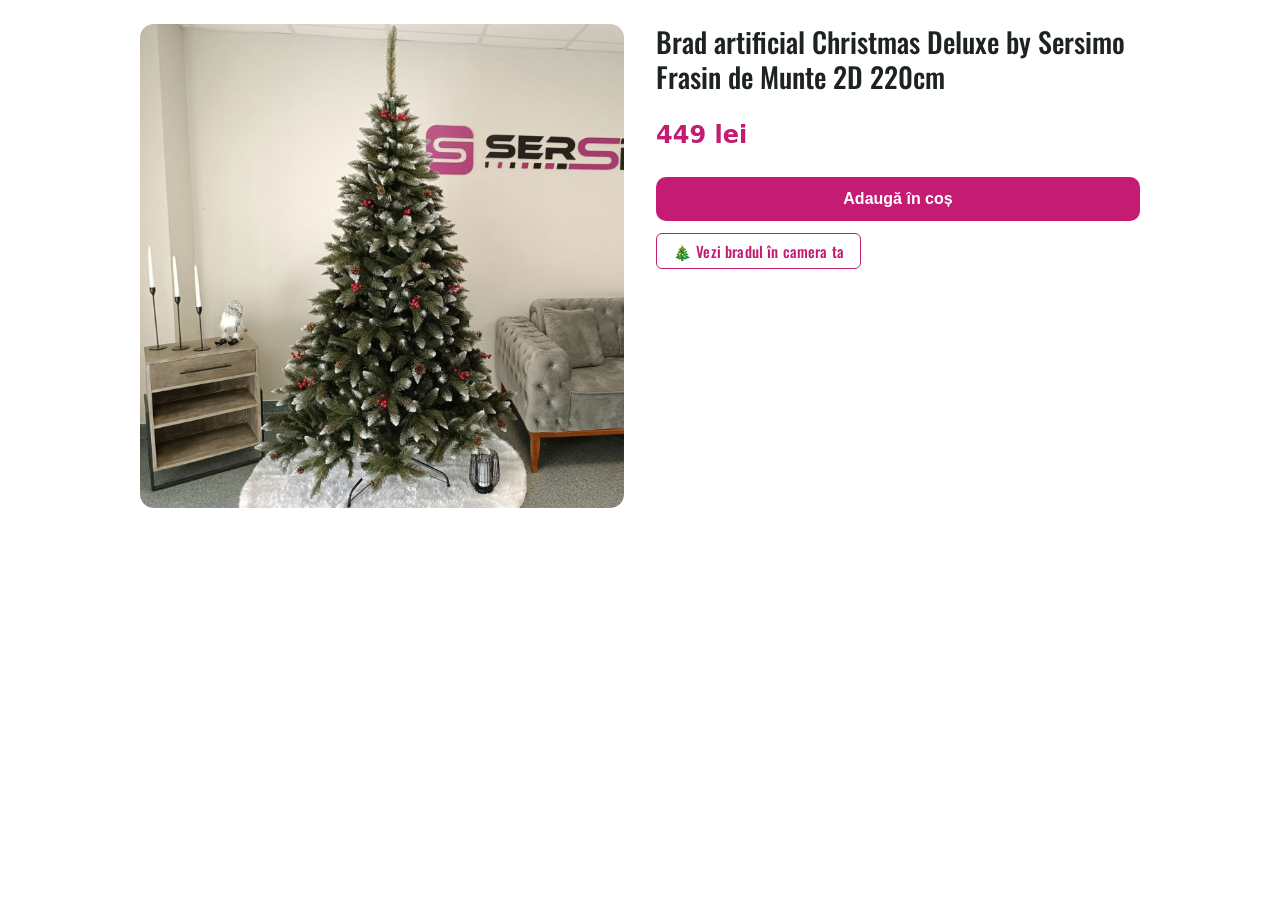
<file: index.html>
<!doctype html>
<html lang="ro">
<head>
<meta charset="utf-8">
<meta name="viewport" content="width=device-width,initial-scale=1">
<title>Simulator brad – demo</title>
<meta http-equiv="refresh" content="0; url=demo/">
</head>
<body style="font-family:system-ui,sans-serif;padding:24px">
<p>Se deschide demo-ul… <a href="demo/">Deschide demo-ul simulatorului</a></p>
</body>
</html>
</file>
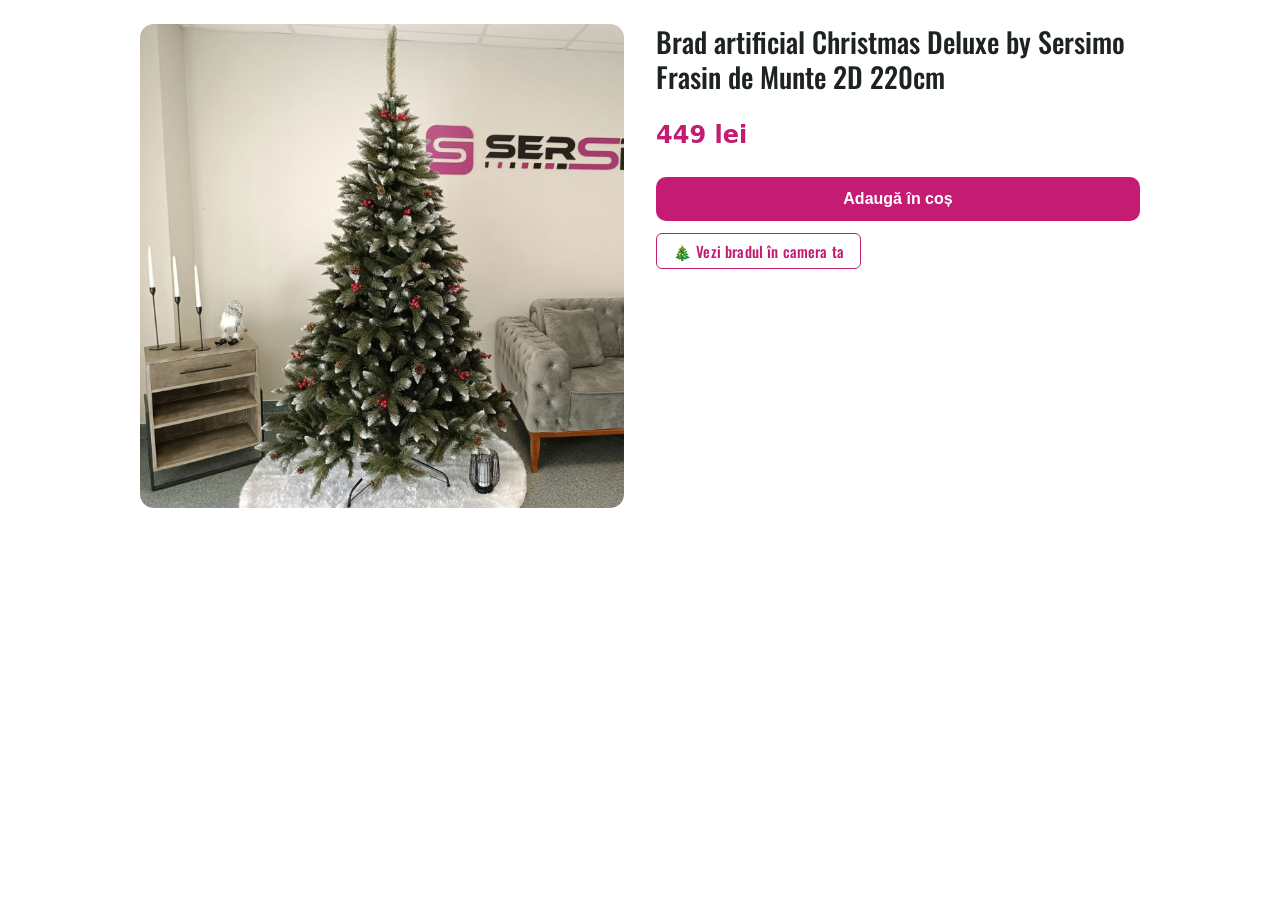
<file: demo/index.html>
<!doctype html>
<html lang="ro">
<head>
<meta charset="utf-8">
<meta name="viewport" content="width=device-width, initial-scale=1, viewport-fit=cover">
<title>Demo simulator brad</title>
<!-- doar în demo: pe sersimo.ro fontul vine local, din Elementor -->
<link rel="stylesheet" href="https://fonts.googleapis.com/css2?family=Oswald:wght@400;500;600&display=swap">
<link rel="stylesheet" href="../sersimo-simulator-brad/assets/simulator.css?v=1.3.1">
<style>
  body{margin:0;background:#fff;font:15px/1.45 Roboto,system-ui,sans-serif;color:#1d2320}
  h1{font-family:Oswald,sans-serif;font-weight:500}
  .page{max-width:1000px;margin:0 auto;padding:24px 16px;display:grid;grid-template-columns:minmax(0,1fr) minmax(0,1fr);gap:32px}
  .page img{width:100%;max-height:70vh;object-fit:cover;border-radius:14px;display:block}
  h1{font-size:clamp(20px,5vw,28px);line-height:1.25;margin:0 0 8px}
  .cart{display:block;width:100%;padding:13px;border:0;border-radius:10px;background:#c31c72;color:#fff;font-weight:600;font-size:16px}
  .log{font:12px monospace;background:#fff;border:1px solid #e6e0d4;border-radius:8px;padding:8px;margin-top:16px;max-height:180px;overflow:auto;white-space:pre-wrap}
  @media (max-width:760px){.page{grid-template-columns:minmax(0,1fr);gap:16px;padding:12px}.page img{max-height:45vh}}
  .log{display:none} body.debug .log{display:block}
</style>
</head>
<body>
<!-- Pagină de test: imită pagina de produs. În WordPress, butonul și datele vin din plugin. -->
<main class="page">
  <div><img src="../prototip/assets/orig.jpg" alt=""></div>
  <div>
    <h1>Brad artificial Christmas Deluxe by Sersimo Frasin de Munte 2D 220cm</h1>
    <p style="font-size:24px;font-weight:700;color:#c31c72">449 lei</p>
    <form onsubmit="return false"><button class="cart">Adaugă în coș</button></form>
    <button type="button" class="ssb-open-btn">🎄 Vezi bradul în camera ta</button>
    <div class="log" id="log">dataLayer:</div>
  </div>
</main>
<script>
  const base = 'https://sersimo.ro/product/brad-artificial-christmas-deluxe-by-sersimo-frasin-de-munte-2d-';
  const utm = '&utm_source=simulator-brad&utm_medium=configurator&utm_campaign=simulator-brad';
  const mk = (id, h, d, price, stock = true) => ({
    id, h, d, price, priceText: price.toLocaleString('ro-RO') + ' lei', name: 'Brad artificial Christmas Deluxe by Sersimo Frasin de Munte 2D ' + h + 'cm',
    url: base + h + 'cm/', cartUrl: base + h + 'cm/?add-to-cart=' + id + '&quantity=1&ssb=1' + utm,
    inStock: stock, cutout: '../prototip/assets/tree.webp', baseX: 0.545,
    glb: 'models/frasin-' + h + '.glb', glbH: h, glbD: d, usdz: 'models/frasin-' + h + '.usdz',
  });
  window.SSB_CONFIG = {
    family: 'Frasin de Munte 2D', name: '', current: 1, brand: 'sersimo.ro', currency: 'RON', ajaxUrl: '',
    has3d: true, arJs: '../sersimo-simulator-brad/assets/ar.js?ver=1.3.0', qrJs: '../sersimo-simulator-brad/assets/vendor/qrcode.js?ver=1.3.0',
    sizes: [mk(67574, 180, 115, 378), mk(67553, 220, 135, 449), mk(146361, 240, 150, 542, false)],
  };
  // jurnalul evenimentelor de tracking apare doar cu ?debug în link (în site merg în GA4 / GTM)
  if (/[?&]debug/.test(location.search)) document.body.classList.add('debug');
  window.dataLayer = []; const push = dataLayer.push.bind(dataLayer);
  dataLayer.push = o => { document.getElementById('log').textContent += '\n' + JSON.stringify(o); return push(o); };
</script>
<script src="../sersimo-simulator-brad/assets/simulator.js?v=1.3.1"></script>
</body>
</html>
</file>
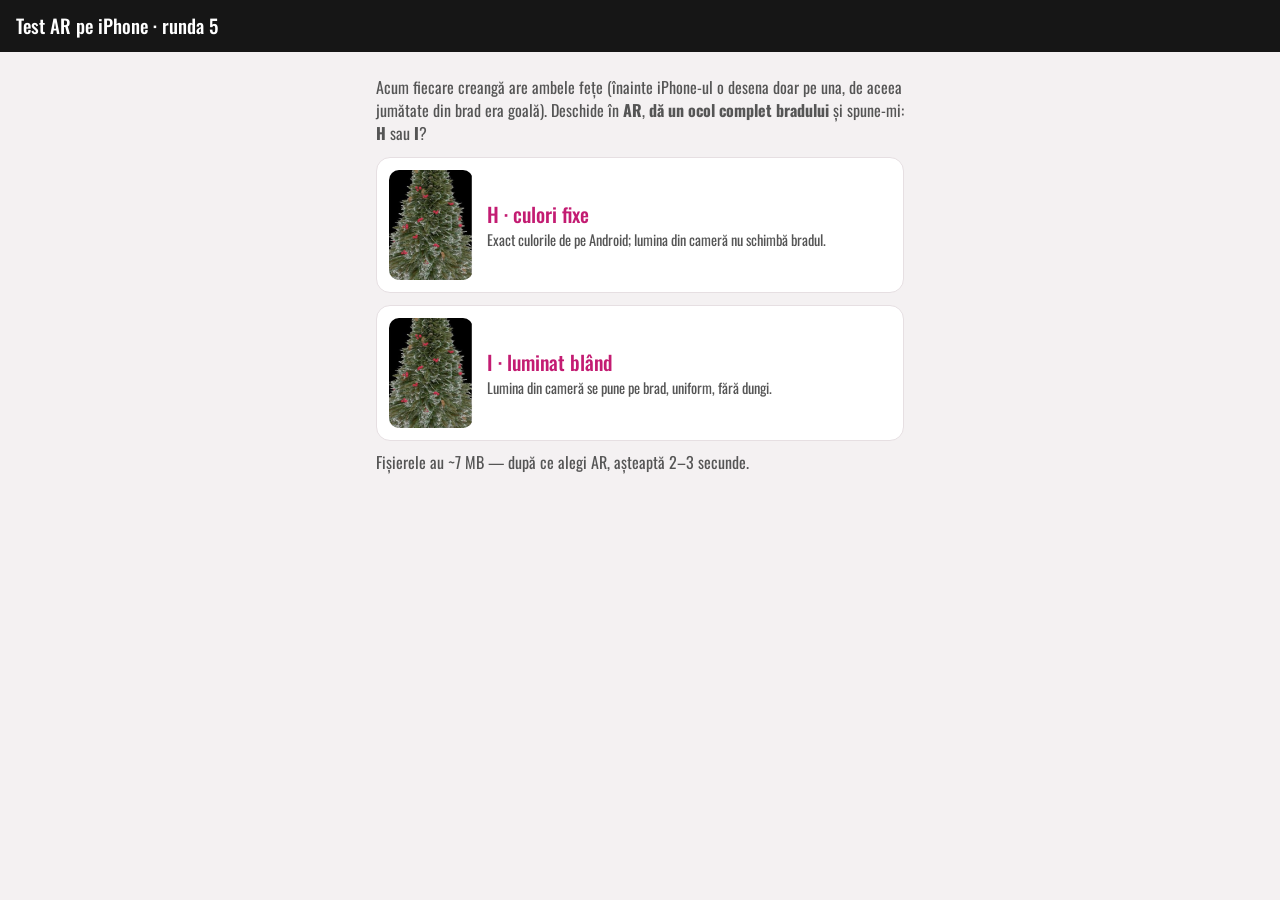
<file: ar/iphone/index.html>
<!doctype html>
<html lang="ro">
<head>
<meta charset="utf-8">
<meta name="viewport" content="width=device-width, initial-scale=1, viewport-fit=cover">
<title>Test AR iPhone</title>
<link rel="stylesheet" href="https://fonts.googleapis.com/css2?family=Oswald:wght@400;500;600&display=swap">
<style>
  *{box-sizing:border-box}
  body{margin:0;background:#f4f1f2;font:16px/1.45 Oswald,"Arial Narrow",system-ui,sans-serif;color:#1d1d1d}
  header{background:#161616;color:#fff;padding:12px 16px;font-size:19px;font-weight:500}
  main{max-width:560px;margin:0 auto;padding:14px 16px 30px}
  .v{display:flex;gap:14px;align-items:center;background:#fff;border:1px solid #e6dfe2;border-radius:14px;padding:12px;margin-top:12px;text-decoration:none;color:inherit}
  .v img{width:84px;height:110px;object-fit:cover;border-radius:10px;background:#000;flex:none}
  .v b{display:block;font-size:20px;font-weight:500;color:#c31c72}
  .v span{display:block;color:#555;font-size:14.5px}
  p{color:#555;margin:10px 0 0}
</style>
</head>
<body>
<header>Test AR pe iPhone · runda 5</header>
<main>
  <p>Acum fiecare creangă are ambele fețe (înainte iPhone-ul o desena doar pe una, de aceea jumătate din brad era goală). Deschide în <b>AR</b>, <b>dă un ocol complet bradului</b> și spune-mi: <b>H</b> sau <b>I</b>?</p>

  <a class="v" rel="ar" href="h-culori-fixe.usdz#allowsContentScaling=1">
    <img src="brad.jpg" alt="Varianta H">
    <div><b>H · culori fixe</b><span>Exact culorile de pe Android; lumina din cameră nu schimbă bradul.</span></div>
  </a>
  <a class="v" rel="ar" href="i-luminat.usdz#allowsContentScaling=1">
    <img src="brad.jpg" alt="Varianta I">
    <div><b>I · luminat blând</b><span>Lumina din cameră se pune pe brad, uniform, fără dungi.</span></div>
  </a>
  <p>Fișierele au ~7 MB — după ce alegi AR, așteaptă 2–3 secunde.</p>
</main>
</body>
</html>
</file>
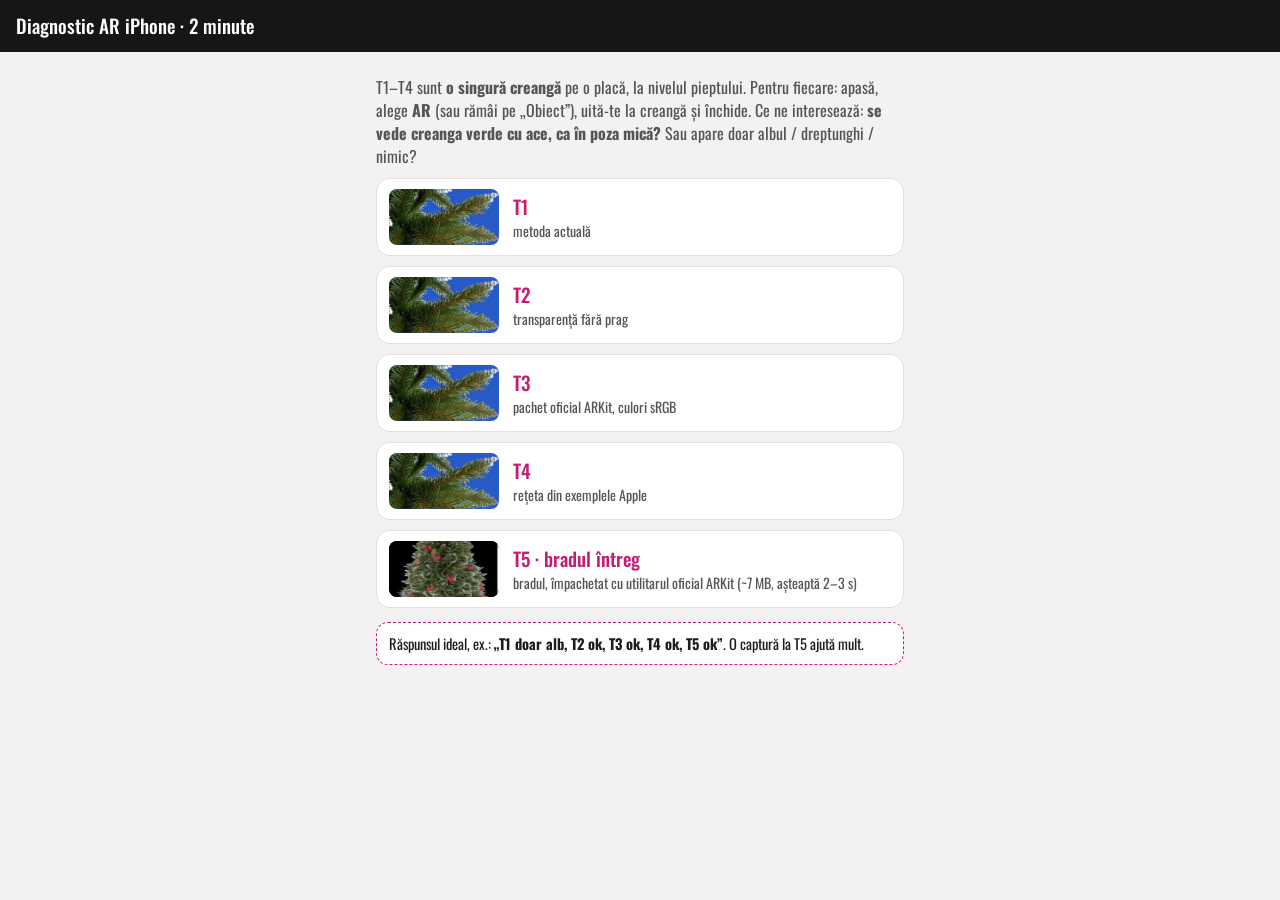
<file: ar/iphone/diag/index.html>
<!doctype html>
<html lang="ro">
<head>
<meta charset="utf-8">
<meta name="viewport" content="width=device-width, initial-scale=1, viewport-fit=cover">
<title>Diagnostic AR iPhone</title>
<link rel="stylesheet" href="https://fonts.googleapis.com/css2?family=Oswald:wght@400;500;600&display=swap">
<style>
  *{box-sizing:border-box}
  body{margin:0;background:#f4f1f2;font:16px/1.45 Oswald,"Arial Narrow",system-ui,sans-serif;color:#1d1d1d}
  header{background:#161616;color:#fff;padding:12px 16px;font-size:19px;font-weight:500}
  main{max-width:560px;margin:0 auto;padding:14px 16px 30px}
  .v{display:flex;gap:14px;align-items:center;background:#fff;border:1px solid #e6dfe2;border-radius:14px;padding:10px 12px;margin-top:10px;text-decoration:none;color:inherit}
  .v img{width:110px;height:56px;object-fit:cover;border-radius:8px;background:#000;flex:none}
  .v b{display:block;font-size:19px;font-weight:500;color:#c31c72}
  .v span{display:block;color:#555;font-size:14px}
  .ok{margin-top:14px;padding:10px 12px;background:#fff;border:1px dashed #c31c72;border-radius:12px;font-size:14.5px}
  p{color:#555;margin:10px 0 0}
</style>
</head>
<body>
<header>Diagnostic AR iPhone · 2 minute</header>
<main>
  <p>T1–T4 sunt <b>o singură creangă</b> pe o placă, la nivelul pieptului. Pentru fiecare: apasă, alege <b>AR</b> (sau rămâi pe „Obiect”), uită-te la creangă și închide. Ce ne interesează: <b>se vede creanga verde cu ace, ca în poza mică?</b> Sau apare doar albul / dreptunghi / nimic?</p>

  <a class="v" rel="ar" href="T1.usdz"><img src="creanga.jpg" alt=""><div><b>T1</b><span>metoda actuală</span></div></a>
  <a class="v" rel="ar" href="T2.usdz"><img src="creanga.jpg" alt=""><div><b>T2</b><span>transparență fără prag</span></div></a>
  <a class="v" rel="ar" href="T3.usdz"><img src="creanga.jpg" alt=""><div><b>T3</b><span>pachet oficial ARKit, culori sRGB</span></div></a>
  <a class="v" rel="ar" href="T4.usdz"><img src="creanga.jpg" alt=""><div><b>T4</b><span>rețeta din exemplele Apple</span></div></a>
  <a class="v" rel="ar" href="T5-brad.usdz#allowsContentScaling=1"><img src="../brad.jpg" alt="" style="object-position:center 30%"><div><b>T5 · bradul întreg</b><span>bradul, împachetat cu utilitarul oficial ARKit (~7 MB, așteaptă 2–3 s)</span></div></a>

  <div class="ok">Răspunsul ideal, ex.: <b>„T1 doar alb, T2 ok, T3 ok, T4 ok, T5 ok”</b>. O captură la T5 ajută mult.</div>
</main>
</body>
</html>
</file>
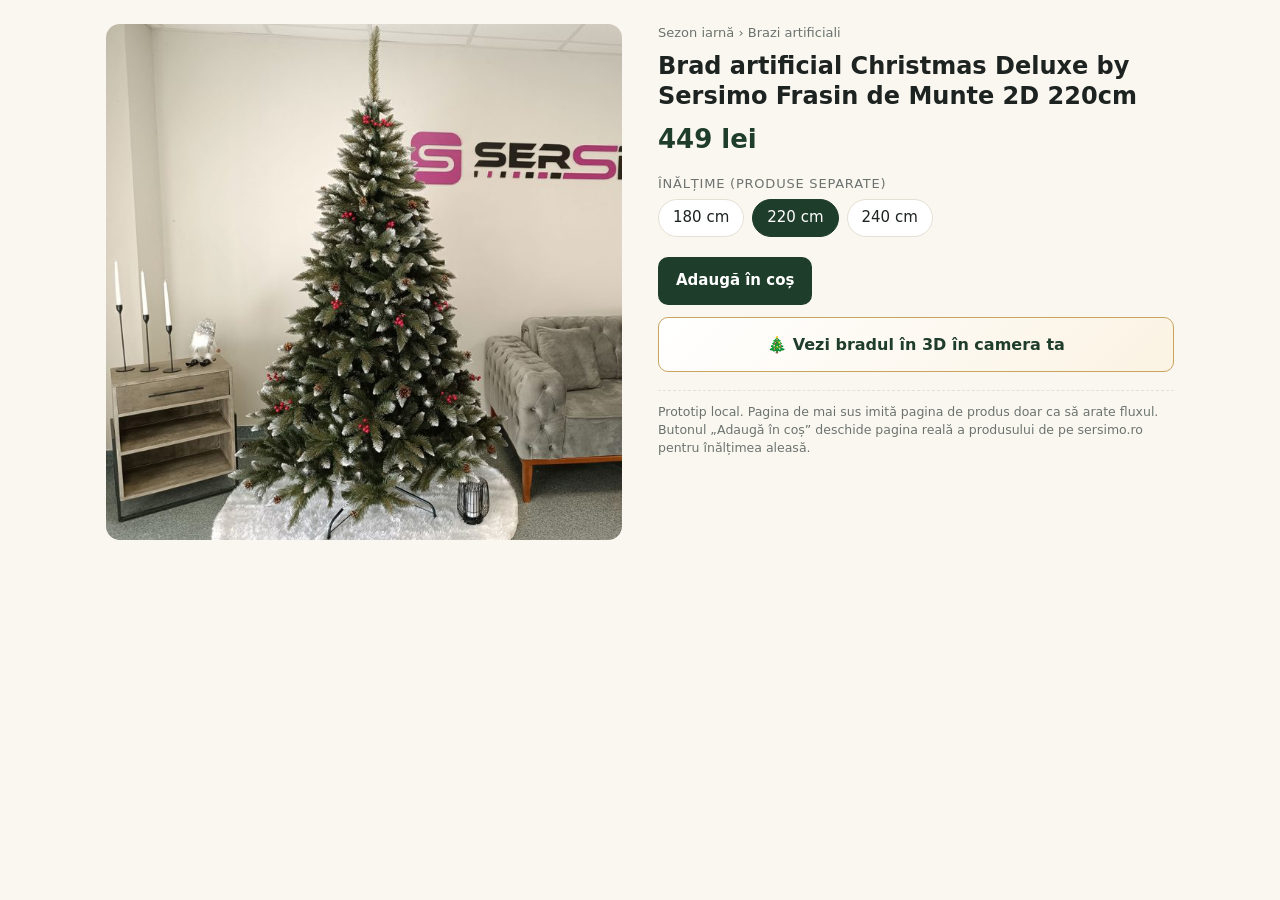
<file: prototip/simulator.html>
<!doctype html>
<html lang="ro">
<head>
<meta charset="utf-8">
<meta name="viewport" content="width=device-width, initial-scale=1, viewport-fit=cover">
<title>Simulator brad – prototip</title>
<style>
:root{
  --green:#1f3d2b; --green-2:#2c5a3f; --gold:#c9a45c; --gold-2:#e2c88f;
  --cream:#faf7f1; --ink:#1d2320; --muted:#6c736e; --line:#e6e0d4; --card:#ffffff;
  --radius:14px;
}
*{box-sizing:border-box}
html,body{margin:0;background:var(--cream);color:var(--ink);font:15px/1.45 system-ui,-apple-system,"Segoe UI",Roboto,sans-serif}
button{font:inherit;color:inherit}

/* ---------- pagina de produs simulată ---------- */
.page{max-width:1100px;margin:0 auto;padding:24px 16px 60px;display:grid;grid-template-columns:1fr 1fr;gap:36px}
.page img{width:100%;border-radius:var(--radius);display:block}
.crumbs{font-size:13px;color:var(--muted);margin-bottom:8px}
.page h1{font-size:24px;line-height:1.25;margin:0 0 10px}
.price{font-size:26px;font-weight:700;color:var(--green);margin:6px 0 16px}
.label{font-size:13px;color:var(--muted);margin:14px 0 6px;text-transform:uppercase;letter-spacing:.06em}
.chips{display:flex;flex-wrap:wrap;gap:8px}
.chip{border:1px solid var(--line);background:var(--card);border-radius:999px;padding:7px 14px;cursor:pointer;transition:.15s}
.chip:hover{border-color:var(--gold)}
.chip[aria-pressed="true"]{background:var(--green);border-color:var(--green);color:#fff}
.btn{display:inline-flex;align-items:center;justify-content:center;gap:8px;border:0;border-radius:10px;padding:13px 18px;font-weight:600;cursor:pointer;text-decoration:none}
.btn-cart{background:var(--green);color:#fff}
.btn-3d{margin-top:12px;width:100%;background:linear-gradient(135deg,#fff,#fbf3e3);color:var(--green);border:1.5px solid var(--gold);font-size:16px;padding:15px}
.btn-3d:hover{background:#fbf0d9}
.row{display:flex;gap:10px;margin-top:20px}
.note{font-size:12.5px;color:var(--muted);margin-top:18px;border-top:1px dashed var(--line);padding-top:12px}
@media (max-width:760px){.page{grid-template-columns:1fr;gap:18px}.page h1{font-size:20px}}

/* ---------- modal simulator ---------- */
.sim{position:fixed;inset:0;z-index:50;background:#141a16;display:none;flex-direction:column}
.sim.open{display:flex}
.sim-top{display:flex;align-items:center;gap:12px;padding:10px 14px;background:#101511;color:#f3efe6;border-bottom:1px solid #26302a}
.sim-top .t{font-weight:600;flex:1;min-width:0;white-space:nowrap;overflow:hidden;text-overflow:ellipsis}
.sim-top .t small{color:#a9b3ab;font-weight:400;margin-left:6px}
.x{width:38px;height:38px;border-radius:50%;border:1px solid #3a463e;background:transparent;color:#fff;font-size:20px;cursor:pointer}
.sim-body{flex:1;display:flex;min-height:0}
.stage{position:relative;flex:1;min-width:0;background:#0d110e}
canvas{display:block;width:100%;height:100%;touch-action:none;cursor:grab}
canvas.dragging{cursor:grabbing}
.tools{position:absolute;right:12px;bottom:12px;display:flex;flex-direction:column;gap:8px}
.tool{width:42px;height:42px;border-radius:12px;border:1px solid rgba(255,255,255,.25);background:rgba(16,21,17,.72);color:#fff;font-size:18px;cursor:pointer;backdrop-filter:blur(6px)}
.tool:hover{background:rgba(31,61,43,.9)}
.hint{position:absolute;left:50%;top:12px;transform:translateX(-50%);background:rgba(16,21,17,.78);color:#f3efe6;padding:8px 14px;border-radius:999px;font-size:13px;pointer-events:none;transition:opacity .6s;white-space:nowrap}
.badge{position:absolute;left:12px;bottom:12px;background:rgba(16,21,17,.72);color:#e2c88f;font-size:11.5px;padding:5px 10px;border-radius:8px;pointer-events:none}
.panel{width:330px;flex:none;background:var(--cream);overflow:auto;padding:16px 16px 20px;border-left:1px solid #26302a}
.panel h3{font-size:12px;letter-spacing:.08em;text-transform:uppercase;color:var(--muted);margin:16px 0 8px}
.panel h3:first-child{margin-top:0}
.sizes{display:grid;grid-template-columns:repeat(3,1fr);gap:8px}
.size{border:1px solid var(--line);background:#fff;border-radius:12px;padding:9px 6px;text-align:center;cursor:pointer}
.size b{display:block;font-size:16px}
.size span{font-size:12px;color:var(--muted)}
.size[aria-pressed="true"]{border-color:var(--green);box-shadow:0 0 0 2px var(--green) inset}
.dims{display:grid;grid-template-columns:1fr 1fr;gap:8px}
.dim{background:#fff;border:1px solid var(--line);border-radius:12px;padding:10px 12px}
.dim small{display:block;color:var(--muted);font-size:12px}
.dim b{font-size:18px}
.toggle{display:flex;align-items:center;justify-content:space-between;padding:9px 2px;border-bottom:1px solid var(--line);cursor:pointer;user-select:none}
.toggle input{width:18px;height:18px;accent-color:var(--green)}
.cta{position:sticky;bottom:-20px;background:var(--cream);padding:14px 0 6px;margin-top:14px}
.cta .btn{width:100%;font-size:16px}
.cta small{display:block;text-align:center;color:var(--muted);font-size:12px;margin-top:6px}
.photo-tools{background:#fff;border:1px solid var(--line);border-radius:12px;padding:12px;margin-top:10px;font-size:13.5px}
.photo-tools label{display:flex;align-items:center;justify-content:space-between;gap:8px;margin-top:8px}
.photo-tools input[type=number]{width:80px;padding:6px 8px;border:1px solid var(--line);border-radius:8px;font:inherit}
.photo-tools .btn{width:100%;padding:9px;background:var(--green-2);color:#fff;margin-top:4px}
.photo-tools select{padding:6px 8px;border:1px solid var(--line);border-radius:8px;font:inherit;background:#fff}
.photo-tools input[type=range]{width:130px;accent-color:var(--green)}
.photo-tools .sub{display:block;font-weight:600;margin-top:12px;color:var(--green)}
.photo-tools p{margin:8px 0 0;color:var(--muted);font-size:12.5px}
.hidden{display:none!important}

@media (max-width:820px){
  .sim-body{flex-direction:column}
  .panel{width:auto;max-height:46%;border-left:0;border-top:1px solid #26302a;padding:12px 14px 14px}
  .panel h3{margin:10px 0 6px}
  .rooms .chip{padding:6px 12px}
  .tool{width:40px;height:40px}
  .hint{font-size:12px;white-space:normal;width:max-content;max-width:90%;text-align:center}
}
</style>
</head>
<body>

<!-- Pagina de produs simulată (în producție: pagina WooCommerce reală) -->
<main class="page">
  <div><img src="[data-uri]" alt="Brad Frasin de Munte în showroom"></div>
  <div>
    <div class="crumbs">Sezon iarnă › Brazi artificiali</div>
    <h1 id="pTitle"></h1>
    <div class="price" id="pPrice"></div>
    <div class="label">Înălțime (produse separate)</div>
    <div class="chips" id="pSizes"></div>
    <div class="row"><a class="btn btn-cart" id="pCart" target="_blank" rel="noopener">Adaugă în coș</a></div>
    <button class="btn btn-3d" id="open3d">🎄 Vezi bradul în 3D în camera ta</button>
    <p class="note">Prototip local. Pagina de mai sus imită pagina de produs doar ca să arate fluxul.
      Butonul „Adaugă în coș” deschide pagina reală a produsului de pe sersimo.ro pentru înălțimea aleasă.</p>
  </div>
</main>

<!-- Simulator -->
<section class="sim" id="sim" role="dialog" aria-modal="true" aria-label="Simulator brad">
  <div class="sim-top">
    <div class="t" id="sTitle"></div>
    <button class="x" id="close" aria-label="Închide">×</button>
  </div>
  <div class="sim-body">
    <div class="stage" id="stage">
      <canvas id="cv"></canvas>
      <div class="hint" id="hint">Trage bradul ca să-l muți · rotița / 2 degete pentru zoom</div>
      <div class="badge">Prototip v3 · scară calibrată</div>
      <div class="tools">
        <button class="tool" id="zin" title="Zoom in">+</button>
        <button class="tool" id="zout" title="Zoom out">−</button>
        <button class="tool" id="reset" title="Resetează">⟲</button>
        <button class="tool" id="shot" title="Captură de ecran">⤓</button>
      </div>
    </div>
    <aside class="panel">
      <h3>Camera</h3>
      <div class="chips rooms" id="rooms"></div>
      <div class="photo-tools hidden" id="photoTools">
        <button class="btn" id="snap">📷 Fă o poză acum</button>
        <button class="btn" id="pick" style="background:#fff;color:var(--green);border:1px solid var(--line)">Alege din galerie</button>
        <input type="file" id="fileCam" accept="image/*" capture="environment" class="hidden">
        <input type="file" id="file" accept="image/*" class="hidden">
        <label>Înălțimea aparatului foto (cm) <input type="number" id="camH" min="40" max="250" value="140"></label>
        <p>Ține telefonul <b>drept</b> (nu înclinat în sus sau în jos), la nivelul pieptului. Linia aurie punctată (orizontul) pornește din mijlocul pozei; dacă poza e înclinată, trag-o la nivelul ochilor fotografului.</p>
      </div>
      <div class="photo-tools hidden" id="roomTools">
        <span class="sub" style="margin-top:0">Dimensiunile camerei tale</span>
        <label>Lățime (cm) <input type="number" id="rW" min="200" max="1000" step="10"></label>
        <label>Lungime (cm) <input type="number" id="rD" min="200" max="1200" step="10"></label>
        <label>Înălțime tavan (cm) <input type="number" id="rH" min="200" max="400" step="5"></label>
        <span class="sub">Ușă</span>
        <label>Perete <select id="dWall"><option value="left">stânga</option><option value="back">în față (spate)</option><option value="right">dreapta</option><option value="none">fără ușă</option></select></label>
        <label>Poziție <input type="range" id="dPos" min="0" max="100"></label>
        <label>Înălțime ușă (cm) <input type="number" id="dHt" min="180" max="260" step="5"></label>
        <label>Lățime ușă (cm) <input type="number" id="dWd" min="60" max="160" step="5"></label>
        <p>Măsoară cu ruleta. Valorile rămân salvate pe acest dispozitiv.</p>
      </div>
      <h3>Înălțime</h3>
      <div class="sizes" id="sizes"></div>
      <h3>Dimensiuni reale</h3>
      <div class="dims">
        <div class="dim"><small>Înălțime</small><b id="dH"></b></div>
        <div class="dim"><small>Diametru la bază</small><b id="dD"></b></div>
      </div>
      <h3>Afișare</h3>
      <label class="toggle">Cote (înălțime și diametru)<input type="checkbox" id="tDims" checked></label>
      <label class="toggle">Compară cu celelalte înălțimi<input type="checkbox" id="tCmp"></label>
      <label class="toggle">Siluetă om 1,70 m (referință)<input type="checkbox" id="tPerson"></label>
      <div class="cta">
        <a class="btn btn-cart" id="sCart" target="_blank" rel="noopener"></a>
        <small id="sCartNote"></small>
      </div>
    </aside>
  </div>
</section>

<script>
/* ============================================================
   DATE PRODUS – în plugin vin din WooCommerce (JSON injectat)
   ============================================================ */
const PRODUCT = {
  family: 'Frasin de Munte 2D',
  name: 'Brad artificial Christmas Deluxe by Sersimo Frasin de Munte 2D',
  sizes: [
    {h:180, d:115, price:378, id:67574,  url:'https://sersimo.ro/product/brad-artificial-christmas-deluxe-by-sersimo-frasin-de-munte-2d-180cm/'},
    {h:220, d:135, price:449, id:67553,  url:'https://sersimo.ro/product/brad-artificial-christmas-deluxe-by-sersimo-frasin-de-munte-2d-220cm/'},
    {h:240, d:150, price:542, id:146361, url:'https://sersimo.ro/product/brad-artificial-christmas-deluxe-by-sersimo-frasin-de-munte-2d-240cm/'},
  ],
  // decupaj: PNG-ul merge de la vârf (sus) până la picioarele suportului (jos)
  cutout: { src:'[data-uri]', baseX:0.545 },
};
let sizeIdx = 1;

/* ============================================================
   CAMERE – geometrie simplă în centimetri.
   Camera foto: înălțime hc, privire orizontală => scară exactă:
   px_per_cm la un punct de pe podea = (Ypodea − Yorizont) / hc
   ============================================================ */
let ROOM_W = 500, ROOM_D = 650, ROOM_H = 270;
const CUSTOM_DEFAULT = { w:450, d:550, h:265, door:{ wall:'left', pos:75, h:205, w:90 } };
const custom = loadCustom();
function loadCustom(){
  try { const v = JSON.parse(localStorage.getItem('s3d_room')); if (v && v.door) return v; } catch(e){}
  return JSON.parse(JSON.stringify(CUSTOM_DEFAULT));
}
function saveCustom(){ try { localStorage.setItem('s3d_room', JSON.stringify(custom)); } catch(e){} }
const ROOMS = [
  { id:'living', name:'Living modern', hc:140, dims:{w:500,d:650,h:270}, start:{x:135,z:440},
    blocks:[ [-230,-30,570,650], [40,220,605,650], [200,240,585,625] ] },
  { id:'empty',  name:'📐 Cameră goală (dimensiunile tale)',  hc:140, dims:custom, get start(){ return {x:0, z:Math.round(custom.d*.72)}; }, blocks:[] },
  { id:'photo',  name:'📷 Camera ta (poză)', photo:true },
];
let room = ROOMS[0];
const pos = { living:{...ROOMS[0].start}, empty:{...ROOMS[1].start}, photo:{u:.5,v:.85} };
const photo = { img:null, horizon:.5, hc:140 };

/* ---------- stare afișare ---------- */
const opt = { dims:true, cmp:false, person:false };
const view = { s:1, ox:0, oy:0 };

/* ---------- canvas ---------- */
const cv = document.getElementById('cv'), ctx = cv.getContext('2d');
let W = 0, H = 0, DPR = 1, cam = null;
const treeImg = new Image(); treeImg.src = PRODUCT.cutout.src; treeImg.onload = draw;

function resize(){
  const r = cv.getBoundingClientRect();
  DPR = Math.min(window.devicePixelRatio || 1, 2);
  W = r.width; H = r.height;
  cv.width = Math.round(W*DPR); cv.height = Math.round(H*DPR);
  draw();
}
function setupCam(){
  if (room.photo){
    if (!photo.img){ cam = null; return; }
    const iw = photo.img.width, ih = photo.img.height, sc = Math.min(W/iw, H/ih);
    const w = iw*sc, h = ih*sc, x = (W-w)/2, y = (H-h)/2;
    cam = { photo:true, x, y, w, h, hy: y + photo.horizon*h, hc: photo.hc, f: Math.max(w,h)*0.85 };
  } else {
    const d = room.dims;
    ROOM_W = d.w; ROOM_D = d.d; ROOM_H = d.h; XL = -d.w/2; XR = d.w/2; ZB = d.d;
    const hy = H*0.40;
    let f = (W<H ? 0.8 : 0.6) * W * ZB / ROOM_W;                 // peretele din spate ocupă ~60–80% din lățime
    f = Math.min(f, (hy - 0.04*H) * ZB / (ROOM_H - room.hc));    // tavanul rămâne vizibil
    f = Math.min(f, 0.55 * ZB * (0.97*H - hy) / room.hc);        // podeaua vizibilă pe măcar 55% din lungime
    cam = { cx:W/2, hy, f, hc:room.hc };
  }
}
const P = (x,y,z) => [cam.cx + cam.f*x/z, cam.hy - cam.f*(y-cam.hc)/z];

/* ---------- utilitare desen ---------- */
function poly(pts, fill, stroke){
  ctx.beginPath(); pts.forEach((p,i)=> i?ctx.lineTo(p[0],p[1]):ctx.moveTo(p[0],p[1])); ctx.closePath();
  if (fill){ ctx.fillStyle = fill; ctx.fill(); }
  if (stroke){ ctx.strokeStyle = stroke; ctx.stroke(); }
}
function shade(hex, k){ // k>0 deschide, k<0 închide
  const n = parseInt(hex.slice(1),16); let r=n>>16, g=n>>8&255, b=n&255;
  const t = k<0?0:255, a = Math.abs(k);
  r=Math.round(r+(t-r)*a); g=Math.round(g+(t-g)*a); b=Math.round(b+(t-b)*a);
  return `rgb(${r},${g},${b})`;
}
function box(x0,x1,y0,y1,z0,z1,col){
  if (x0>0) poly([P(x0,y0,z0),P(x0,y0,z1),P(x0,y1,z1),P(x0,y1,z0)], shade(col,-.22));
  if (x1<0) poly([P(x1,y0,z0),P(x1,y0,z1),P(x1,y1,z1),P(x1,y1,z0)], shade(col,-.22));
  if (y1<cam.hc) poly([P(x0,y1,z0),P(x1,y1,z0),P(x1,y1,z1),P(x0,y1,z1)], shade(col,.12));
  if (y0>cam.hc) poly([P(x0,y0,z0),P(x1,y0,z0),P(x1,y0,z1),P(x0,y0,z1)], shade(col,-.3));
  poly([P(x0,y0,z0),P(x1,y0,z0),P(x1,y1,z0),P(x0,y1,z0)], col);
}
function rng(seed){ return ()=> (seed = (seed*16807) % 2147483647) / 2147483647; }

/* ---------- arhitectura camerei ---------- */
let XL=-ROOM_W/2, XR=ROOM_W/2, ZB=ROOM_D; const ZN=30;
function drawShell(c){
  // tavan
  poly([P(XL,ROOM_H,ZN),P(XR,ROOM_H,ZN),P(XR,ROOM_H,ZB),P(XL,ROOM_H,ZB)], c.ceil);
  // perete spate
  const [bx0,by0] = P(XL,ROOM_H,ZB), [bx1,by1] = P(XR,0,ZB);
  let g = ctx.createLinearGradient(0,by0,0,by1); g.addColorStop(0,shade(c.wall,.06)); g.addColorStop(1,shade(c.wall,-.06));
  poly([P(XL,0,ZB),P(XR,0,ZB),P(XR,ROOM_H,ZB),P(XL,ROOM_H,ZB)], g);
  // pereți laterali
  const [lx0] = P(XL,0,ZN), [lx1] = P(XL,0,ZB);
  g = ctx.createLinearGradient(lx0,0,lx1,0); g.addColorStop(0,shade(c.wall,c.leftLight?.1:-.12)); g.addColorStop(1,shade(c.wall,-.04));
  poly([P(XL,0,ZN),P(XL,0,ZB),P(XL,ROOM_H,ZB),P(XL,ROOM_H,ZN)], g);
  const [rx0] = P(XR,0,ZN), [rx1] = P(XR,0,ZB);
  g = ctx.createLinearGradient(rx0,0,rx1,0); g.addColorStop(0,shade(c.wall,-.2)); g.addColorStop(1,shade(c.wall,-.1));
  poly([P(XR,0,ZN),P(XR,0,ZB),P(XR,ROOM_H,ZB),P(XR,ROOM_H,ZN)], g);
  // podea + parchet
  const [, fy0] = P(0,0,ZB);
  g = ctx.createLinearGradient(0,fy0,0,H); g.addColorStop(0,shade(c.floor,-.08)); g.addColorStop(1,shade(c.floor,.06));
  poly([P(XL,0,ZN),P(XR,0,ZN),P(XR,0,ZB),P(XL,0,ZB)], g);
  ctx.lineWidth = 1; ctx.strokeStyle = 'rgba(60,35,15,.13)';
  const R = rng(7);
  for (let x=XL; x<XR; x+=c.plank){
    ctx.beginPath(); let a=P(x,0,ZN), b=P(x,0,ZB); ctx.moveTo(...a); ctx.lineTo(...b); ctx.stroke();
    for (let z=ZN+R()*120; z<ZB; z+=110+R()*70){ a=P(x,0,z); b=P(x+c.plank,0,z); ctx.beginPath(); ctx.moveTo(...a); ctx.lineTo(...b); ctx.stroke(); }
    // mică variație de culoare pe scândură
    ctx.fillStyle = `rgba(${R()<.5?'255,240,220':'80,50,20'},${R()*.06})`;
    poly([P(x,0,ZN),P(x+c.plank,0,ZN),P(x+c.plank,0,ZB),P(x,0,ZB)], ctx.fillStyle);
  }
  // plinte
  const pl = shade(c.wall,.1);
  poly([P(XL,0,ZB),P(XR,0,ZB),P(XR,8,ZB),P(XL,8,ZB)], pl);
  poly([P(XL,0,ZN),P(XL,0,ZB),P(XL,8,ZB),P(XL,8,ZN)], shade(c.wall,0));
  poly([P(XR,0,ZN),P(XR,0,ZB),P(XR,8,ZB),P(XR,8,ZN)], shade(c.wall,-.15));
}

/* Living modern */
const LIVING = { wall:'#e8e2d8', ceil:'#f1ede6', floor:'#b7895e', plank:19, leftLight:true };
function livingBack(){
  drawShell(LIVING);
  // fereastră pe peretele din stânga
  const w = [P(XL,85,240),P(XL,85,500),P(XL,245,500),P(XL,245,240)];
  const g = ctx.createLinearGradient(w[0][0],0,w[1][0],0); g.addColorStop(0,'#eef4f7'); g.addColorStop(1,'#cfdde6');
  poly(w,'#f7f5f0'); poly([P(XL,92,250),P(XL,92,490),P(XL,238,490),P(XL,238,250)], g);
  ctx.lineWidth = 3; ctx.strokeStyle='#f7f5f0';
  ctx.beginPath(); ctx.moveTo(...P(XL,92,370)); ctx.lineTo(...P(XL,238,370)); ctx.stroke();
  // lumină pe podea de la fereastră
  poly([P(XL,0,250),P(XL,0,500),P(-60,0,560),P(-20,0,300)],'rgba(255,244,220,.16)');
  // tablou deasupra canapelei
  poly([P(-180,125,ZB),P(-80,125,ZB),P(-80,195,ZB),P(-180,195,ZB)],'#2b2f2c');
  const [ax,ay]=P(-176,191,ZB), [bx,by]=P(-84,129,ZB);
  const ag = ctx.createLinearGradient(ax,ay,bx,by); ag.addColorStop(0,'#c9a45c'); ag.addColorStop(.5,'#e8dcc4'); ag.addColorStop(1,'#7f8c7e');
  poly([P(-176,129,ZB),P(-84,129,ZB),P(-84,191,ZB),P(-176,191,ZB)], ag);
  // covor
  poly([P(-210,0,400),P(60,0,400),P(60,0,560),P(-210,0,560)],'#d9d2c4');
  poly([P(-200,0,410),P(50,0,410),P(50,0,550),P(-200,0,550)],'#cfc6b5');
}
const LIVING_ITEMS = [
  { z:570, draw(){ // canapea
      const c='#8d8f8a';
      box(-230,-30,8,44,575,650,c); box(-226,-34,0,8,580,600,'#3a2d22');
      box(-230,-30,44,88,622,650,shade(c,-.05));
      box(-230,-208,8,64,575,650,shade(c,.02)); box(-52,-30,8,64,575,650,shade(c,.02));
      box(-200,-160,44,74,605,622,'#b5643a'); box(-110,-72,44,72,606,622,'#d8c9a6');
  }},
  { z:605, draw(){ // comodă TV + TV
      box(40,220,12,55,605,650,'#6b4a33'); box(46,52,0,12,610,616,'#222'); box(208,214,0,12,610,616,'#222');
      poly([P(70,95,644),P(190,95,644),P(190,165,644),P(70,165,644)],'#121314');
      const [x0,y0]=P(74,161,644),[x1,y1]=P(186,99,644);
      const g=ctx.createLinearGradient(x0,y0,x1,y1); g.addColorStop(0,'#2a2e33'); g.addColorStop(.45,'#14171a'); g.addColorStop(1,'#0c0d0e');
      poly([P(74,99,644),P(186,99,644),P(186,161,644),P(74,161,644)], g);
      box(95,165,55,60,618,636,'#c7b79a');
  }},
  { z:585, draw(){ // plantă
      box(204,236,0,46,589,621,'#d8d2c7');
      const R = rng(3);
      for (let i=0;i<26;i++){
        const a = R()*Math.PI*2, rr = R()*24, y = 50+R()*80;
        const [px,py] = P(220+Math.cos(a)*rr, y, 605+Math.sin(a)*rr*.6);
        ctx.fillStyle = `hsl(${105+R()*30},${30+R()*20}%,${22+R()*16}%)`;
        ctx.beginPath(); ctx.ellipse(px,py, 9*cam.f/600, 4*cam.f/600, a, 0, Math.PI*2); ctx.fill();
      }
  }},
];

/* Cameră goală */
const EMPTY = { wall:'#ecebe8', ceil:'#f4f3f1', floor:'#cfb48f', plank:20 };
function emptyBack(){
  drawShell(EMPTY);
  // ușa (referință de scară), pe peretele ales
  const dr = custom.door;
  if (dr.wall !== 'none'){
    const back = dr.wall==='back';
    const lo = back ? XL : ZN, hi = back ? XR : ZB;
    const c = clamp(lo + (hi-lo)*dr.pos/100, lo + dr.w/2 + 5, hi - dr.w/2 - 5);
    const Q = (a,y) => back ? P(a,y,ZB-.5) : P(dr.wall==='left' ? XL+.5 : XR-.5, y, a);
    const a0 = c-dr.w/2, a1 = c+dr.w/2;
    poly([Q(a0-5,0),Q(a1+5,0),Q(a1+5,dr.h+5),Q(a0-5,dr.h+5)],'#f8f8f6');
    poly([Q(a0,0),Q(a1,0),Q(a1,dr.h),Q(a0,dr.h)],'#dcd8d0');
    const kn = Q(dr.wall==='right' ? a0+8 : a1-8, 100);
    ctx.fillStyle='#8f8a80'; ctx.beginPath(); ctx.arc(kn[0],kn[1],3*cam.f/600,0,7); ctx.fill();
    tag(Q(c, dr.h+18), 'ușă '+dr.h+' × '+dr.w+' cm');
  }
  // linie înălțime tavan
  const a=P(XR-4,0,ZB), b=P(XR-4,ROOM_H,ZB);
  ctx.setLineDash([5,5]); ctx.strokeStyle='rgba(31,61,43,.55)'; ctx.lineWidth=1.5;
  ctx.beginPath(); ctx.moveTo(...a); ctx.lineTo(...b); ctx.stroke(); ctx.setLineDash([]);
  tag([b[0]-4, b[1]+(a[1]-b[1])*.12], 'tavan '+ROOM_H+' cm', 'right');
  // grilă de 50 cm pe podea
  ctx.strokeStyle='rgba(31,61,43,.10)'; ctx.lineWidth=1;
  for (let z=100; z<=ZB; z+=50){ ctx.beginPath(); ctx.moveTo(...P(XL,0,z)); ctx.lineTo(...P(XR,0,z)); ctx.stroke(); }
  for (let x=Math.ceil(XL/50)*50; x<=XR; x+=50){ ctx.beginPath(); ctx.moveTo(...P(x,0,ZN+20)); ctx.lineTo(...P(x,0,ZB)); ctx.stroke(); }
  // cote cameră
  tag(P(0,22,ZB), 'lățime '+ROOM_W+' cm');
  const zl = Math.max(cam.f*cam.hc/(H*0.9-cam.hy), ZN+40);
  tag(P(XL,6,(zl+ZB)/2), 'lungime '+ROOM_D+' cm', 'left');
}

/* ---------- etichete ---------- */
function tag(p, text, align='center', dark=true, bg=null){
  ctx.font = '600 12px system-ui,sans-serif';
  const w = ctx.measureText(text).width + 14, h = 22;
  let x = align==='right' ? p[0]-w : align==='left' ? p[0] : p[0]-w/2, y = p[1]-h/2;
  x = clamp(x, 4, Math.max(4, W-w-4));
  ctx.fillStyle = bg || (dark ? 'rgba(20,32,25,.86)' : 'rgba(255,255,255,.92)');
  ctx.beginPath(); ctx.roundRect(x,y,w,h,11); ctx.fill();
  ctx.fillStyle = bg ? '#fff' : dark ? '#f3e6c6' : '#1f3d2b'; ctx.textBaseline='middle'; ctx.fillText(text, x+7, y+h/2+.5);
}

/* ---------- bradul: poziție ecran + scară ---------- */
function treeScreen(){
  if (room.photo){
    const p = pos.photo, X = cam.x + p.u*cam.w, Y = cam.y + p.v*cam.h;
    return { X, Y, k:(Y-cam.hy)/cam.hc, flat:(Y-cam.hy)/cam.f };
  }
  const p = pos[room.id], [X,Y] = P(p.x,0,p.z);
  return { X, Y, k:cam.f/p.z, flat:cam.hc/p.z };
}
function treeRect(t, s){
  const h = s.h*t.k, w = h*treeImg.width/treeImg.height;
  return { x:t.X - PRODUCT.cutout.baseX*w, y:t.Y - h, w, h };
}
function drawShadow(t, s){
  const rx = s.d*0.55*t.k, ry = Math.max(rx*t.flat, 3);
  let g = ctx.createRadialGradient(t.X,t.Y,0,t.X,t.Y,rx);
  g.addColorStop(0,'rgba(0,0,0,.42)'); g.addColorStop(.55,'rgba(0,0,0,.18)'); g.addColorStop(1,'rgba(0,0,0,0)');
  ctx.save(); ctx.translate(t.X,t.Y); ctx.scale(1, ry/rx); ctx.translate(-t.X,-t.Y);
  ctx.fillStyle = g; ctx.beginPath(); ctx.arc(t.X,t.Y,rx,0,7); ctx.fill(); ctx.restore();
}
function drawTree(){
  if (!treeImg.complete || !treeImg.width) return;
  const t = treeScreen(), s = PRODUCT.sizes[sizeIdx];
  if (opt.cmp){ // fantome pentru înălțimile mai mari, în spate
    PRODUCT.sizes.forEach((o,i)=>{ if (o.h>s.h){ const r=treeRect(t,o); ctx.globalAlpha=.2; ctx.drawImage(treeImg,r.x,r.y,r.w,r.h); ctx.globalAlpha=1; } });
  }
  drawShadow(t, s);
  const r = treeRect(t, s);
  ctx.drawImage(treeImg, r.x, r.y, r.w, r.h);
  if (opt.cmp){ // linii de nivel pentru toate înălțimile
    PRODUCT.sizes.forEach(o=>{ if (o===s) return; const y=t.Y-o.h*t.k;
      ctx.setLineDash([6,5]); ctx.strokeStyle='rgba(226,200,143,.95)'; ctx.lineWidth=1.5;
      ctx.beginPath(); ctx.moveTo(t.X-o.d*.45*t.k,y); ctx.lineTo(t.X+o.d*.45*t.k,y); ctx.stroke(); ctx.setLineDash([]);
      tag([t.X-o.d*.45*t.k-4, y], o.h+' cm', 'right');
    });
  }
  if (!room.photo) ceilingCheck(t, s);
  if (opt.person) drawPerson(t, s);
  if (opt.dims) drawDims(t, s);
}
function ceilingCheck(t, s){
  const gap = ROOM_H - s.h;
  if (gap >= 30) return;
  const top = t.Y - Math.min(s.h, ROOM_H)*t.k - 16;
  tag([t.X, top], gap < 0 ? 'Nu încape: tavanul are '+ROOM_H+' cm' : 'Doar '+gap+' cm până la tavan (fără stea)',
      'center', true, gap < 0 ? 'rgba(160,30,30,.92)' : 'rgba(170,110,20,.92)');
}
function drawDims(t, s){
  const k=t.k, top=t.Y-s.h*k, x=t.X + (s.d/2+18)*k;
  ctx.strokeStyle='#e2c88f'; ctx.lineWidth=2; ctx.setLineDash([]);
  ctx.beginPath(); ctx.moveTo(x,t.Y); ctx.lineTo(x,top);
  ctx.moveTo(x-7,t.Y); ctx.lineTo(x+7,t.Y); ctx.moveTo(x-7,top); ctx.lineTo(x+7,top); ctx.stroke();
  tag([x+6,(t.Y+top)/2], s.h+' cm', 'left');
  // diametru: elipsă pe podea în perspectivă
  const rx = s.d/2*k, ry = Math.max(rx*t.flat, 2);
  ctx.setLineDash([6,5]); ctx.beginPath(); ctx.ellipse(t.X,t.Y,rx,ry,0,0,7); ctx.stroke(); ctx.setLineDash([]);
  tag([t.X, t.Y+ry+14], 'Ø '+s.d+' cm');
}
function drawPerson(t, s){
  const k=t.k, bx=t.X - (s.d/2+45)*k, by=t.Y;
  const Y = v => by - v*k, X = v => bx + v*k;
  ctx.fillStyle='rgba(28,34,40,.62)';
  ctx.beginPath(); ctx.arc(X(0),Y(158),11*k,0,7); ctx.fill();
  ctx.beginPath(); ctx.roundRect(X(-21),Y(145),42*k,62*k,12*k); ctx.fill();          // trunchi
  ctx.beginPath(); ctx.roundRect(X(-27),Y(143),9*k,58*k,5*k); ctx.fill();             // brațe
  ctx.beginPath(); ctx.roundRect(X(18),Y(143),9*k,58*k,5*k); ctx.fill();
  ctx.beginPath(); ctx.roundRect(X(-17),Y(88),15*k,88*k,6*k); ctx.fill();             // picioare
  ctx.beginPath(); ctx.roundRect(X(2),Y(88),15*k,88*k,6*k); ctx.fill();
  tag([X(0), Y(178)], '1,70 m');
}

/* ---------- desen principal ---------- */
function draw(){
  if (!W) return;
  setupCam();
  ctx.setTransform(DPR,0,0,DPR,0,0);
  ctx.fillStyle='#0d110e'; ctx.fillRect(0,0,W,H);
  ctx.setTransform(DPR*view.s,0,0,DPR*view.s,DPR*view.ox,DPR*view.oy);
  if (room.photo){ drawPhotoRoom(); }
  else {
    room.id==='living' ? livingBack() : emptyBack();
    const items = room.id==='living' ? LIVING_ITEMS : [];
    const tz = pos[room.id].z;
    items.filter(i=>i.z>tz).forEach(i=>i.draw());     // obiecte din spatele bradului
    drawTree();
    items.filter(i=>i.z<=tz).forEach(i=>i.draw());    // obiecte din fața bradului
    vignette();
  }
}
function vignette(){
  const g = ctx.createRadialGradient(W/2,H*.45,Math.min(W,H)*.35,W/2,H*.5,Math.max(W,H)*.75);
  g.addColorStop(0,'rgba(0,0,0,0)'); g.addColorStop(1,'rgba(10,8,4,.28)');
  ctx.fillStyle=g; ctx.fillRect(0,0,W,H);
}
function drawPhotoRoom(){
  if (!cam){
    ctx.fillStyle='#a9b3ab'; ctx.font='15px system-ui,sans-serif'; ctx.textAlign='center';
    ctx.fillText('Apasă „📷 Fă o poză acum” din panou', W/2, H/2); ctx.textAlign='start';
    return;
  }
  ctx.drawImage(photo.img, cam.x, cam.y, cam.w, cam.h);
  drawTree();
  // linia orizontului (calibrare)
  ctx.setLineDash([8,6]); ctx.strokeStyle='#e2c88f'; ctx.lineWidth=2;
  ctx.beginPath(); ctx.moveTo(cam.x,cam.hy); ctx.lineTo(cam.x+cam.w,cam.hy); ctx.stroke(); ctx.setLineDash([]);
  tag([cam.x+10, cam.hy], 'orizont · aparat la '+photo.hc+' cm (trage)', 'left');
}

/* ---------- interacțiune ---------- */
const pointers = new Map();
let drag = null, pinch = null;
const toScene = (px,py) => [(px-view.ox)/view.s, (py-view.oy)/view.s];
function local(e){ const r=cv.getBoundingClientRect(); return [e.clientX-r.left, e.clientY-r.top]; }

cv.addEventListener('pointerdown', e=>{
  cv.setPointerCapture(e.pointerId);
  const p = local(e); pointers.set(e.pointerId, p); hideHint();
  if (pointers.size===2){ const [a,b]=[...pointers.values()]; pinch={d:Math.hypot(a[0]-b[0],a[1]-b[1]), s:view.s, ox:view.ox, oy:view.oy, mx:(a[0]+b[0])/2, my:(a[1]+b[1])/2}; drag=null; return; }
  const [sx,sy] = toScene(...p);
  if (room.photo && cam && Math.abs(sy-cam.hy) < 14/view.s){ drag={type:'horizon'}; }
  else if (cam && hitTree(sx,sy)){ const t=treeScreen(); drag={type:'tree', dx:sx-t.X, dy:sy-t.Y}; }
  else drag={type:'pan', px:p[0], py:p[1], ox:view.ox, oy:view.oy};
  cv.classList.add('dragging');
});
cv.addEventListener('pointermove', e=>{
  if (!pointers.has(e.pointerId)) return;
  const p = local(e); pointers.set(e.pointerId, p);
  if (pinch && pointers.size===2){
    const [a,b]=[...pointers.values()], d=Math.hypot(a[0]-b[0],a[1]-b[1]);
    zoomAt(pinch.mx, pinch.my, pinch.s*d/pinch.d, pinch); return;
  }
  if (!drag) return;
  const [sx,sy] = toScene(...p);
  if (drag.type==='horizon'){ photo.horizon = clamp((sy-cam.y)/cam.h, .05, .9); clampPhotoTree(); }
  else if (drag.type==='tree') moveTree(sx-drag.dx, sy-drag.dy);
  else if (view.s>1){ view.ox = drag.ox + p[0]-drag.px; view.oy = drag.oy + p[1]-drag.py; clampView(); }
  draw();
});
['pointerup','pointercancel'].forEach(ev=>cv.addEventListener(ev, e=>{
  pointers.delete(e.pointerId); if (pointers.size<2) pinch=null; if (!pointers.size){ drag=null; cv.classList.remove('dragging'); }
}));
cv.addEventListener('wheel', e=>{ e.preventDefault(); hideHint(); const p=local(e); zoomAt(p[0],p[1], view.s*Math.exp(-e.deltaY*.0015)); draw(); }, {passive:false});

function hitTree(sx,sy){
  const r = treeRect(treeScreen(), PRODUCT.sizes[sizeIdx]);
  return sx>r.x+r.w*.1 && sx<r.x+r.w*.9 && sy>r.y && sy<r.y+r.h+10;
}
function moveTree(X,Y){
  if (room.photo){ pos.photo.u=(X-cam.x)/cam.w; pos.photo.v=(Y-cam.y)/cam.h; clampPhotoTree(); return; }
  if (Y < cam.hy+4) Y = cam.hy+4;
  let z = cam.f*cam.hc/(Y-cam.hy), x = (X-cam.cx)*z/cam.f;
  const s = PRODUCT.sizes[sizeIdx], r = s.d/2*.75, p = pos[room.id];
  const zMin = cam.f*cam.hc/(H*0.97-cam.hy);
  z = clamp(z, zMin, ZB-r); x = clamp(x, XL+r, XR-r);
  // nu permite suprapunerea cu mobila (alunecă pe axa liberă)
  if (!blocked(x,z,r)) { p.x=x; p.z=z; }
  else if (!blocked(x,p.z,r)) p.x=x;
  else if (!blocked(p.x,z,r)) p.z=z;
}
function blocked(x,z,r){
  return (room.blocks||[]).some(([x0,x1,z0,z1])=>{
    const dx=Math.max(x0-x,0,x-x1), dz=Math.max(z0-z,0,z-z1); return dx*dx+dz*dz < r*r;
  });
}
function clampPhotoTree(){ const p=pos.photo; p.u=clamp(p.u,0,1); p.v=clamp(p.v, photo.horizon+.04, 1); }
function zoomAt(px,py,s,base=view){
  s = clamp(s,1,3.5);
  const [sx,sy] = [(px-base.ox)/base.s, (py-base.oy)/base.s];
  view.s=s; view.ox=px-sx*s; view.oy=py-sy*s; clampView(); draw();
}
function clampView(){ view.ox=clamp(view.ox, W-W*view.s, 0); view.oy=clamp(view.oy, H-H*view.s, 0); }
const clamp=(v,a,b)=>Math.max(a,Math.min(b,v));

/* ---------- UI ---------- */
const $ = id => document.getElementById(id);
const lei = n => n.toLocaleString('ro-RO')+' lei';
function renderUI(){
  const s = PRODUCT.sizes[sizeIdx];
  $('pTitle').textContent = PRODUCT.name+' '+s.h+'cm';
  $('pPrice').textContent = lei(s.price);
  $('pCart').href = s.url; $('sCart').href = s.url;
  $('sTitle').innerHTML = PRODUCT.family+' <small>'+s.h+' cm · '+lei(s.price)+'</small>';
  $('sCart').textContent = 'Adaugă în coș · '+lei(s.price);
  $('sCartNote').textContent = 'Produs: '+PRODUCT.family+' '+s.h+' cm (ID '+s.id+')';
  $('dH').textContent = s.h+' cm'; $('dD').textContent = s.d+' cm';
  $('pSizes').innerHTML = PRODUCT.sizes.map((o,i)=>`<button class="chip" data-i="${i}" aria-pressed="${i===sizeIdx}">${o.h} cm</button>`).join('');
  $('sizes').innerHTML = PRODUCT.sizes.map((o,i)=>`<button class="size" data-i="${i}" aria-pressed="${i===sizeIdx}"><b>${o.h} cm</b><span>${lei(o.price)}</span></button>`).join('');
  $('rooms').innerHTML = ROOMS.map(r=>`<button class="chip" data-r="${r.id}" aria-pressed="${r===room}">${r.name}</button>`).join('');
  $('photoTools').classList.toggle('hidden', !room.photo);
  $('roomTools').classList.toggle('hidden', room.id!=='empty');
  $('rW').value=custom.w; $('rD').value=custom.d; $('rH').value=custom.h;
  $('dWall').value=custom.door.wall; $('dPos').value=custom.door.pos; $('dHt').value=custom.door.h; $('dWd').value=custom.door.w;
}
document.addEventListener('click', e=>{
  const b = e.target.closest('[data-i],[data-r]'); if (!b) return;
  if (b.dataset.i) sizeIdx = +b.dataset.i;
  if (b.dataset.r){ room = ROOMS.find(r=>r.id===b.dataset.r); resetView(); }
  renderUI(); draw();
});
$('tDims').onchange = e=>{ opt.dims=e.target.checked; draw(); };
$('tCmp').onchange = e=>{ opt.cmp=e.target.checked; draw(); };
$('tPerson').onchange = e=>{ opt.person=e.target.checked; draw(); };
$('zin').onclick = ()=> zoomAt(W/2,H/2,view.s*1.3);
$('zout').onclick = ()=> zoomAt(W/2,H/2,view.s/1.3);
function resetView(){ view.s=1; view.ox=0; view.oy=0; }
$('reset').onclick = ()=>{
  resetView();
  if (room.photo) pos.photo={u:.5,v:.85}; else pos[room.id]={...room.start};
  if (room.photo) clampPhotoTree();
  draw();
};
$('shot').onclick = ()=>{
  const a=document.createElement('a'); a.download='brad-'+PRODUCT.sizes[sizeIdx].h+'cm-'+room.id+'.png';
  a.href=cv.toDataURL('image/png'); a.click();
};
$('pick').onclick = ()=> $('file').click();
$('snap').onclick = ()=> $('fileCam').click();
function loadPhoto(e){
  const f=e.target.files[0]; if (!f) return;
  const img=new Image(); img.onload=()=>{ photo.img=img; photo.horizon=.5; pos.photo={u:.5,v:.85}; clampPhotoTree(); resetView(); draw(); };
  img.src=URL.createObjectURL(f); e.target.value='';
}
$('file').onchange = loadPhoto; $('fileCam').onchange = loadPhoto;
function roomField(id, min, max, set){
  const el = $(id), num = el.type==='number';
  el.addEventListener(num ? 'change' : 'input', ()=>{
    let v = el.value;
    if (num){ v = clamp(Math.round(+v || min), min, max); el.value = v; }
    else if (el.type==='range') v = +v;
    set(v); saveCustom(); pos.empty = {...ROOMS[1].start}; draw();
  });
}
roomField('rW', 200, 1000, v=>custom.w=v);
roomField('rD', 200, 1200, v=>custom.d=v);
roomField('rH', 200, 400, v=>custom.h=v);
roomField('dWall', 0, 0, v=>custom.door.wall=v);
roomField('dPos', 0, 100, v=>custom.door.pos=v);
roomField('dHt', 180, 260, v=>custom.door.h=v);
roomField('dWd', 60, 160, v=>custom.door.w=v);
$('camH').oninput = e=>{ photo.hc = clamp(+e.target.value||140, 40, 250); draw(); };

let hintTimer;
function hideHint(){ $('hint').style.opacity=0; }
$('open3d').onclick = ()=>{
  $('sim').classList.add('open'); document.body.style.overflow='hidden';
  $('hint').style.opacity=1; clearTimeout(hintTimer); hintTimer=setTimeout(hideHint,4500);
  requestAnimationFrame(resize);
};
$('close').onclick = ()=>{ $('sim').classList.remove('open'); document.body.style.overflow=''; };
document.addEventListener('keydown', e=>{ if (e.key==='Escape') $('close').click(); });
new ResizeObserver(()=>{ if ($('sim').classList.contains('open')) resize(); }).observe($('stage'));

renderUI();
</script>
</body>
</html>
</file>
<file: sersimo-simulator-brad/assets/simulator.css>
/* Sersimo – Simulator brad. Totul e scopat sub #ssb-sim / .ssb-open-btn ca să nu intre în conflict cu tema. */
/* buton secundar (contur), mai mic decât „Adaugă în coș”, ca să nu-i fure atenția */
.ssb-open-btn{display:inline-flex!important;align-items:center;justify-content:center;gap:6px;width:auto;max-width:100%;margin:12px 0 0;padding:8px 16px;
  border:1.5px solid #c31c72!important;border-radius:6px;background:#fff!important;color:#c31c72!important;
  font-family:"Oswald","Roboto Condensed","Arial Narrow",system-ui,sans-serif!important;font-weight:500;font-size:15px;line-height:1.2;cursor:pointer;text-transform:none;letter-spacing:.01em;box-shadow:none}
.ssb-open-btn:hover,.ssb-open-btn:focus-visible{background:#c31c72!important;color:#fff!important}
html.ssb-lock,html.ssb-lock body{overflow:hidden!important}

#ssb-sim{--g:#c31c72;--g2:#a3155f;--gold:#e07aa9;--gold2:#f4b6d2;--cream:#faf8f8;--ink:#1d2320;--muted:#6c736e;--line:#e6e0d4;
  position:fixed;inset:0;z-index:999999;background:#141414;display:none;flex-direction:column;
  font:15px/1.45 "Oswald","Roboto Condensed","Arial Narrow",system-ui,sans-serif;color:var(--ink);text-align:left}
#ssb-sim.ssb-open{display:flex}
#ssb-sim *,#ssb-sim *::before,#ssb-sim *::after{box-sizing:border-box}
#ssb-sim button{font:inherit;color:inherit;margin:0;text-transform:none;letter-spacing:normal;box-shadow:none;min-height:0;line-height:1.3}
#ssb-sim h3{font:500 13px/1.3 "Oswald","Roboto Condensed","Arial Narrow",system-ui,sans-serif;letter-spacing:.08em;text-transform:uppercase;color:var(--muted);margin:16px 0 8px;padding:0}
#ssb-sim h3:first-child{margin-top:0}
#ssb-sim p{margin:8px 0 0}
#ssb-sim .ssb-hidden{display:none!important}

.ssb-top{display:flex;align-items:center;gap:12px;padding:10px 14px;background:#161616;color:#f5f2f3;border-bottom:1px solid #2c2c2c}
.ssb-t{font-weight:600;flex:1;min-width:0;white-space:nowrap;overflow:hidden;text-overflow:ellipsis}
.ssb-t small{color:#a9b3ab;font-weight:400;margin-left:6px;font-size:inherit}
#ssb-sim .ssb-x{flex:none;display:inline-flex;align-items:center;gap:6px;height:38px;padding:0 14px 0 11px;border-radius:999px;border:1px solid #4a4a4a;background:transparent;color:#fff;font:500 14px/1 "Oswald","Roboto Condensed","Arial Narrow",system-ui,sans-serif;cursor:pointer;white-space:nowrap}
#ssb-sim .ssb-x span{font-size:20px;font-weight:400;line-height:1}
#ssb-sim .ssb-x:hover{background:var(--g);border-color:var(--g)}
.ssb-body{flex:1;display:flex;min-height:0}
.ssb-stage{position:relative;flex:1;min-width:0;background:#111111}
.ssb-cv{display:block;width:100%;height:100%;touch-action:none;cursor:grab}
.ssb-cv.ssb-dragging{cursor:grabbing}
.ssb-tools{position:absolute;right:12px;bottom:12px;display:flex;flex-direction:column;gap:8px}
#ssb-sim .ssb-tool{width:42px;height:42px;padding:0;border-radius:12px;border:1px solid rgba(255,255,255,.25);background:rgba(16,21,17,.72);color:#fff;font-size:18px;cursor:pointer;backdrop-filter:blur(6px)}
#ssb-sim .ssb-tool:hover{background:rgba(195,28,114,.92)}
.ssb-hint{position:absolute;left:50%;top:12px;transform:translateX(-50%);background:rgba(16,21,17,.78);color:#f3efe6;padding:8px 14px;border-radius:999px;font-size:13px;pointer-events:none;transition:opacity .6s;white-space:nowrap}
.ssb-panel{width:330px;flex:none;background:var(--cream);overflow:auto;padding:16px 16px 20px;border-left:1px solid #2c2c2c}
.ssb-chips{display:flex;flex-wrap:wrap;gap:8px}
#ssb-sim .ssb-chip{border:1px solid var(--line);background:#fff;border-radius:999px;padding:7px 14px;cursor:pointer;transition:.15s;color:var(--ink)}
#ssb-sim .ssb-chip:hover{border-color:var(--gold)}
#ssb-sim .ssb-chip[aria-pressed="true"]{background:var(--g);border-color:var(--g);color:#fff}
.ssb-sizes{display:grid;grid-template-columns:repeat(3,1fr);gap:8px}
#ssb-sim .ssb-size{border:1px solid var(--line);background:#fff;border-radius:12px;padding:9px 6px;text-align:center;cursor:pointer;color:var(--ink)}
.ssb-size b{display:block;font-size:16px}
.ssb-size span{font-size:12px;color:var(--muted)}
#ssb-sim .ssb-size[aria-pressed="true"]{border-color:var(--g);box-shadow:0 0 0 2px var(--g) inset}
.ssb-dims{display:grid;grid-template-columns:1fr 1fr;gap:8px}
.ssb-dim{background:#fff;border:1px solid var(--line);border-radius:12px;padding:10px 12px}
.ssb-dim small{display:block;color:var(--muted);font-size:12px}
.ssb-dim b{font-size:18px}
.ssb-warn{margin-top:10px;padding:10px 12px;border-radius:12px;background:#fdecea;border:1px solid #f3b8ae;color:#8a2a1b;font-size:13.5px}
.ssb-toggle{display:flex;align-items:center;justify-content:space-between;gap:10px;padding:9px 2px;border-bottom:1px solid var(--line);cursor:pointer;user-select:none;font-size:15px;margin:0}
#ssb-sim .ssb-toggle input{width:18px;height:18px;margin:0;accent-color:var(--g);flex:none}
.ssb-cta{position:sticky;bottom:-20px;background:var(--cream);padding:14px 0 6px;margin-top:14px}
#ssb-sim .ssb-btn{display:flex;align-items:center;justify-content:center;gap:8px;border:0;border-radius:10px;padding:13px 18px;font-weight:600;cursor:pointer;text-decoration:none;width:100%}
#ssb-sim .ssb-btn-cart{background:var(--g);color:#fff;font-size:16px}
#ssb-sim .ssb-btn-cart:hover{background:var(--g2);color:#fff}
#ssb-sim .ssb-btn-cart.ssb-disabled{background:#8b938d}
.ssb-cta small{display:block;text-align:center;color:var(--muted);font-size:12px;margin-top:6px}
.ssb-photo-tools{background:#fff;border:1px solid var(--line);border-radius:12px;padding:12px;margin-top:10px;font-size:13.5px}
.ssb-photo-tools label{display:flex;align-items:center;justify-content:space-between;gap:8px;margin-top:8px;font-size:13.5px}
#ssb-sim .ssb-photo-tools input[type=number]{width:80px;padding:6px 8px;border:1px solid var(--line);border-radius:8px;font:inherit;background:#fff;height:auto;margin:0}
#ssb-sim .ssb-photo-tools .ssb-btn{padding:9px;background:var(--g);color:#fff;margin-top:4px}
.ssb-photo-tools p{color:var(--muted);font-size:12.5px}
.ssb-photo-tools p b{color:var(--ink)}
.ssb-row2{display:grid;grid-template-columns:1fr 1fr;gap:8px}
.ssb-row2>.ssb-btn:only-child,.ssb-row2>.ssb-btn.ssb-hidden+.ssb-btn{grid-column:1/-1}
#ssb-sim .ssb-btn-ghost{background:#fff!important;color:var(--g)!important;border:1px solid var(--line)!important}
#ssb-sim .ssb-btn-ghost:hover{border-color:var(--gold)!important}
.ssb-seg{display:grid;grid-auto-flow:column;grid-auto-columns:1fr;gap:4px;padding:3px;background:#efeadf;border-radius:10px;margin-top:4px}
#ssb-sim .ssb-seg button{border:0;background:transparent;border-radius:8px;padding:8px 4px;font-size:13px;font-weight:600;cursor:pointer;color:var(--muted)}
#ssb-sim .ssb-seg button[aria-pressed="true"]{background:#fff;color:var(--g);box-shadow:0 1px 3px rgba(0,0,0,.12)}
.ssb-photo-tools [data-pane]{margin-top:4px}
.ssb-photo-tools .ssb-chips{margin-top:8px}
#ssb-sim .ssb-photo-tools .ssb-chip{padding:5px 11px;font-size:13px}
#ssb-sim .ssb-photo-tools input[type=range]{width:120px;margin:0;accent-color:var(--g)}
.ssb-ok{color:#1f6b3a!important;font-weight:600}
.ssb-cv.ssb-paint{cursor:crosshair}

@media (max-width:820px){
  .ssb-body{flex-direction:column}
  .ssb-panel{width:auto;max-height:46%;border-left:0;border-top:1px solid #2c2c2c;padding:12px 14px 14px}
  #ssb-sim h3{margin:10px 0 6px}
  /* telefon: scena mai mare, panou compact, coș fix jos */
  .ssb-stage{flex:1 1 52%}
  .ssb-panel{max-height:48%;padding-bottom:0}
  .ssb-rooms{display:grid;grid-template-columns:repeat(3,1fr);gap:6px}
  #ssb-sim .ssb-rooms .ssb-chip{white-space:nowrap;padding:8px 4px;font-size:14px;text-align:center}
  .ssb-dims-h,.ssb-dims{display:none}
  .ssb-cta{bottom:0;padding:10px 0 calc(10px + env(safe-area-inset-bottom));margin-top:10px;box-shadow:0 -8px 12px -8px rgba(0,0,0,.12)}
  .ssb-cta small{display:none}
  #ssb-sim .ssb-btn-cart{padding:12px}
  .ssb-toggle{font-size:14px;padding:8px 2px}
  #ssb-sim .ssb-tool{width:40px;height:40px}
  .ssb-hint{font-size:12px;white-space:normal;width:max-content;max-width:90%;text-align:center}
}
/* v1.2 camera „Bloc / Casă” */
#ssb-sim .ssb-presets{display:grid;grid-template-columns:1fr 1fr;gap:6px}
#ssb-sim .ssb-preset{border:1px solid var(--line);background:#fff;border-radius:10px;padding:8px 9px;text-align:left;cursor:pointer;color:var(--ink);font:inherit;line-height:1.25;margin:0}
#ssb-sim .ssb-preset b{display:block;font-size:13.5px}
#ssb-sim .ssb-preset span{display:block;font-size:12px;color:var(--muted)}
#ssb-sim .ssb-preset small{display:block;font-size:11px;color:var(--muted);margin-top:2px}
#ssb-sim .ssb-preset[aria-pressed=true]{border-color:var(--g);background:var(--g);color:#fff}
#ssb-sim .ssb-preset[aria-pressed=true] span,#ssb-sim .ssb-preset[aria-pressed=true] small{color:#fbe3ef}
#ssb-sim .ssb-preset[data-preset=custom]{grid-column:1/-1;border-style:dashed}
#ssb-sim .ssb-preset[data-preset=custom][aria-pressed=true]{border-style:solid}
#ssb-sim .ssb-custom{border-top:1px solid var(--line);margin-top:10px;padding-top:2px}
#ssb-sim .ssb-custom h4{margin:12px 0 0;font-size:12px;letter-spacing:.06em;text-transform:uppercase;color:var(--muted)}
#ssb-sim .ssb-photo-tools select{padding:6px 8px;border:1px solid var(--line);border-radius:8px;font:inherit;background:#fff;height:auto;margin:0;width:auto;max-width:150px}
#ssb-sim .ssb-swatches{display:flex;align-items:center;gap:7px;margin-top:8px}
#ssb-sim .ssb-swatches span{width:52px;font-size:13px}
#ssb-sim .ssb-sw{width:28px;height:28px;border-radius:50%;border:1px solid rgba(0,0,0,.18);cursor:pointer;padding:0;margin:0;min-height:0}
#ssb-sim .ssb-sw[aria-pressed=true]{box-shadow:0 0 0 2px #fff,0 0 0 4px var(--g)}
#ssb-sim .ssb-check input{width:18px;height:18px;margin:0;accent-color:var(--g)}
#ssb-sim .ssb-privacy{margin:8px 0 0;font-size:12px;color:#1f6b3a;font-weight:600}
@media (max-width:820px){#ssb-sim .ssb-x{height:34px;padding:0 11px 0 9px;font-size:13px}}

/* ---- v1.3: vederea 3D · AR live ---- */
.ssb-3d{position:absolute;inset:0;background:radial-gradient(120% 80% at 50% 35%,#f7f3ef 0,#e4dcd2 60%,#cfc4b6 100%);overflow:hidden}
.ssb-3d-cv{position:absolute;inset:0}
.ssb-3d-cv canvas{display:block;width:100%!important;height:100%!important;touch-action:none;cursor:grab}
.ssb-3d-hint{position:absolute;left:50%;top:12px;transform:translateX(-50%);background:rgba(16,21,17,.78);color:#f3efe6;padding:8px 14px;border-radius:999px;font-size:13px;pointer-events:none;transition:opacity .6s;white-space:nowrap}
.ssb-3d-load{position:absolute;left:50%;top:45%;transform:translate(-50%,-50%);background:rgba(16,21,17,.8);color:#fff;padding:10px 16px;border-radius:999px;font-size:14px;pointer-events:none}
.ssb-3d-cta{position:absolute;left:12px;right:12px;bottom:14px;display:flex;flex-direction:column;align-items:center;gap:6px;pointer-events:none;text-align:center}
.ssb-3d-cta>*{pointer-events:auto}
.ssb-3d-cta small{color:#3b3b3b;font-size:12.5px;background:rgba(255,255,255,.75);padding:3px 10px;border-radius:999px}
#ssb-sim .ssb-ar-btn{border:0;border-radius:999px;padding:14px 24px;background:var(--g);color:#fff;font:500 17px/1.2 "Oswald","Roboto Condensed","Arial Narrow",system-ui,sans-serif;box-shadow:0 6px 18px rgba(195,28,114,.38);cursor:pointer;white-space:nowrap;max-width:100%}
#ssb-sim .ssb-ar-btn:hover{background:var(--g2)}
#ssb-sim .ssb-ar-note{font-size:13.5px;padding:7px 14px}
.ssb-qr{display:flex;gap:12px;align-items:center;background:#fff;border-radius:14px;padding:10px 14px 10px 10px;box-shadow:0 6px 18px rgba(0,0,0,.14);max-width:400px;text-align:left}
.ssb-qr-img{width:104px;height:104px;flex:none}
.ssb-qr-img svg{width:100%;height:100%;display:block}
.ssb-qr b{display:block;font:500 17px/1.25 "Oswald","Roboto Condensed","Arial Narrow",system-ui,sans-serif;color:var(--g)}
.ssb-qr span{display:block;font-size:13px;color:#555;margin-top:3px}
@media (max-width:820px){
  #ssb-sim .ssb-rooms .ssb-chip[data-r="3d"]{grid-column:1/-1}
  .ssb-qr{display:none}
}

/* AR pe Android (WebXR): interfața peste camera live */
.ssb-xr-cv{position:fixed;inset:0;pointer-events:none;z-index:2147483000}
#ssb-xr{position:fixed;inset:0;display:none;font-family:"Oswald","Roboto Condensed","Arial Narrow",system-ui,sans-serif;color:#fff;pointer-events:none;z-index:2147483001}
#ssb-xr.on{display:block}
#ssb-xr .ssb-xr-ui{pointer-events:auto}
#ssb-xr .ssb-xr-top{position:absolute;left:0;right:0;top:0;padding:calc(10px + env(safe-area-inset-top)) 12px 10px;display:flex;gap:8px;align-items:center;justify-content:space-between;background:linear-gradient(rgba(0,0,0,.55),transparent)}
#ssb-xr .ssb-xr-msg{position:absolute;left:50%;top:calc(64px + env(safe-area-inset-top));transform:translateX(-50%);background:rgba(22,22,22,.82);padding:9px 16px;border-radius:999px;font-size:15px;white-space:nowrap;max-width:92vw;overflow:hidden;text-overflow:ellipsis}
#ssb-xr .ssb-xr-size{font-size:17px;font-weight:500;text-shadow:0 1px 3px rgba(0,0,0,.6)}
#ssb-xr .ssb-xr-size small{font-weight:400;opacity:.85;margin-left:4px;font-size:inherit}
#ssb-xr .ssb-xr-bottom{position:absolute;left:0;right:0;bottom:0;padding:12px 12px calc(16px + env(safe-area-inset-bottom));display:flex;flex-direction:column;gap:10px;align-items:center;background:linear-gradient(transparent,rgba(0,0,0,.55))}
#ssb-xr .ssb-xr-row{display:flex;gap:10px;align-items:center;justify-content:center;flex-wrap:wrap}
#ssb-xr button{border:0;border-radius:999px;font:500 16px/1 "Oswald","Roboto Condensed","Arial Narrow",system-ui,sans-serif;color:#fff;background:rgba(22,22,22,.78);height:52px;min-width:52px;padding:0 16px;margin:0;display:inline-flex;align-items:center;justify-content:center;gap:6px;-webkit-tap-highlight-color:transparent;text-transform:none;letter-spacing:normal;box-shadow:none}
#ssb-xr button.ssb-xr-round{width:56px;height:56px;padding:0;font-size:28px;font-weight:400}
#ssb-xr button.ssb-xr-main{background:#c31c72}
#ssb-xr button.on{background:#fff;color:#c31c72}
#ssb-xr button:disabled{opacity:.4}
#ssb-xr button.ssb-xr-exit{height:42px;min-width:0;padding:0 14px;font-size:14px}
@media (min-width:821px){
  .ssb-3d-cta{left:auto;right:14px;align-items:flex-end}
  .ssb-qr{max-width:320px}
  .ssb-qr-img{width:92px;height:92px}
}
</file>
